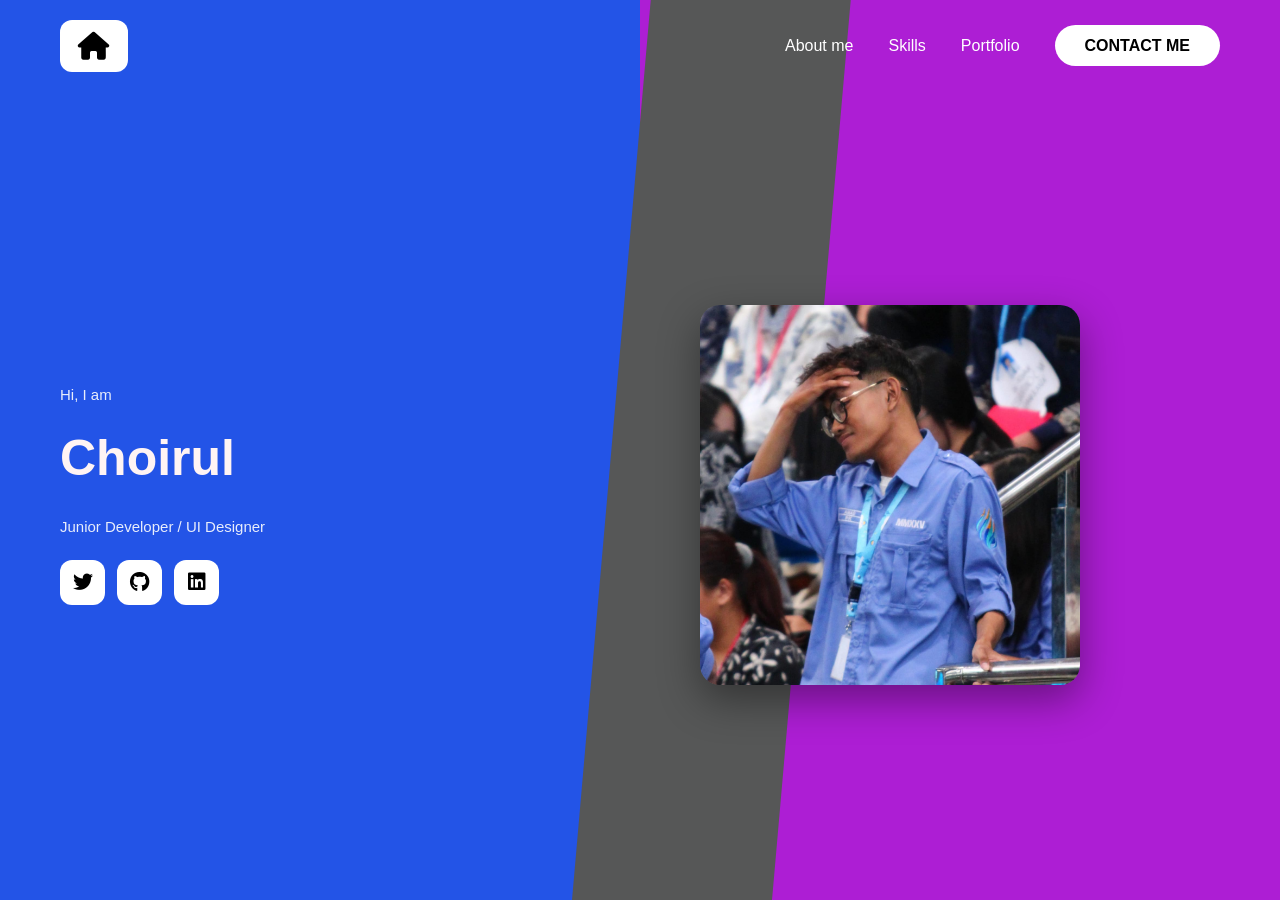
<file: index.html>
<!DOCTYPE html>
<html lang="id">
<head>
    <meta charset="UTF-8">
    <meta name="viewport" content="width=device-width, initial-scale=1.0">
    <title>Portfolio - Home</title>
    <link rel="stylesheet" href="stylesheet.css">
    <link rel="stylesheet" href="https://cdnjs.cloudflare.com/ajax/libs/font-awesome/6.0.0/css/all.min.css">
</head>
<body>
    <nav class="navbar">
        <div class="logo">
            <a href="index.html"><i class="fas fa-home"></i></a>
        </div>
        <ul class="nav-links">
            <li><a href="about.html">About me</a></li>
            <li><a href="skills.html">Skills</a></li>
            <li><a href="portfolio.html">Portfolio</a></li>
            <li><a href="contact.html" class="btn-contact">CONTACT ME</a></li>
        </ul>
    </nav>

    <div class="container">
        <div class="left-side">
            <p>Hi, I am</p>
            <h1>Choirul</h1>
            <p>Junior Developer / UI Designer</p>
            <div class="socials">
                <a href="https://www.instagram.com/madzzz26_/"><i class="fab fa-twitter"></i></a>
                <a href="https://www.instagram.com/madzzz26_/"><i class="fab fa-github"></i></a>
                <a href="https://www.instagram.com/madzzz26_/"><i class="fab fa-linkedin"></i></a>
            </div>
        </div>

        <div class="right-side">
            <img src="aduh.jpeg" alt="Foto Profil" class="profile-photo">
        <div class="middle-layer"></div>
    </div>
</body>
</html>
</file>
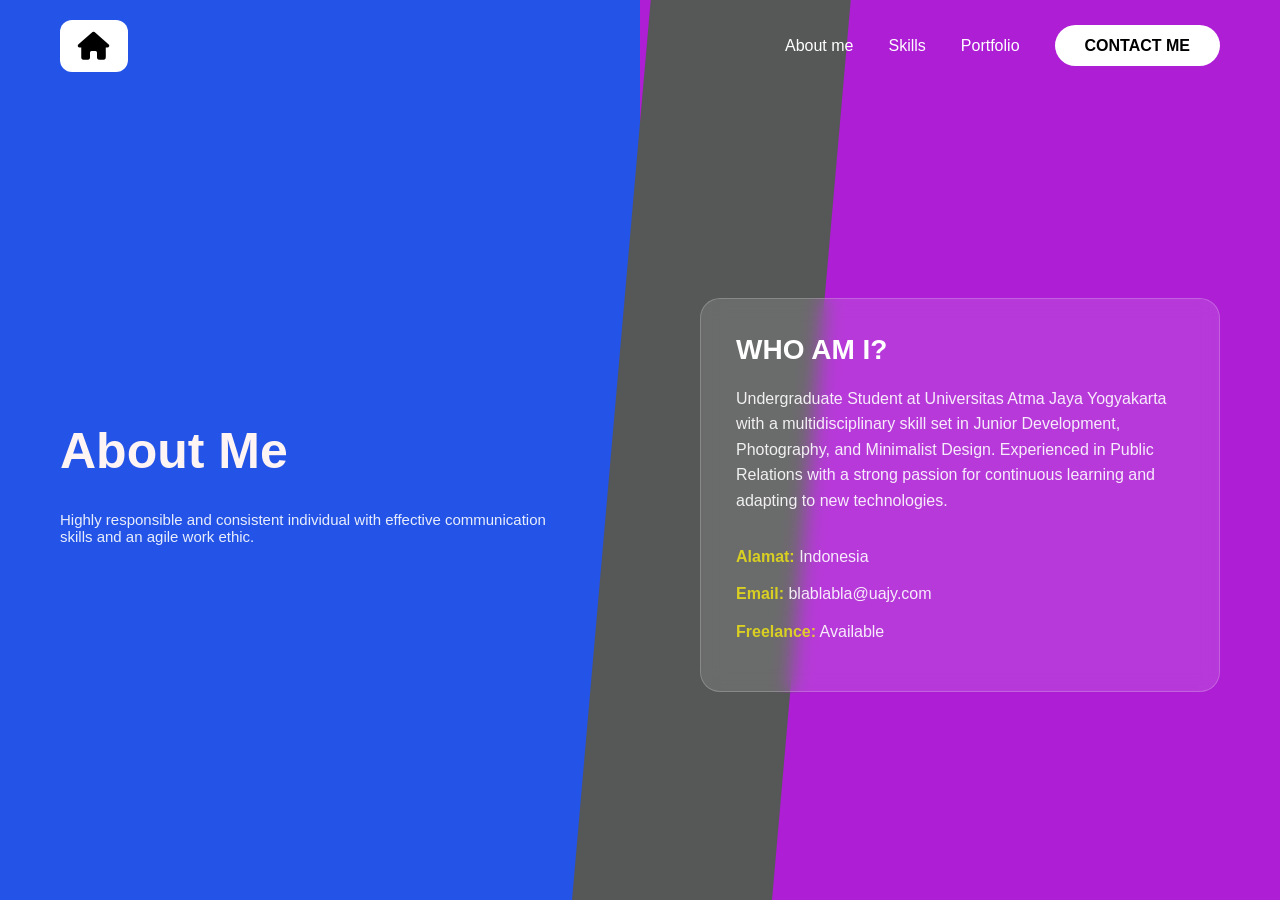
<file: about.html>
<!DOCTYPE html>
<html lang="id">
<head>
    <meta charset="UTF-8">
    <meta name="viewport" content="width=device-width, initial-scale=1.0">
    <title>Portfolio - About</title>
    <link rel="stylesheet" href="stylesheet.css">
    <link rel="stylesheet" href="https://cdnjs.cloudflare.com/ajax/libs/font-awesome/6.0.0/css/all.min.css">
</head>
<body>
    <nav class="navbar">
        <div class="logo">
            <a href="index.html"><i class="fas fa-home"></i></a>
        </div>
        <ul class="nav-links">
            <li><a href="about.html">About me</a></li>
            <li><a href="skills.html">Skills</a></li>
            <li><a href="portfolio.html">Portfolio</a></li>
            <li><a href="contact.html" class="btn-contact">CONTACT ME</a></li>
        </ul>
    </nav>

    <div class="container">
        <div class="left-side">
            <h1>About Me</h1>
            <p>Highly responsible and consistent individual 
                with effective communication skills and an agile work ethic.</p>
        </div>
        <div class="right-side">
            <div class="about-card">
                <h3>WHO AM I?</h3>
                <p>Undergraduate Student at Universitas Atma Jaya Yogyakarta with a multidisciplinary
                    skill set in Junior Development, Photography, and Minimalist Design.
                    Experienced in Public Relations with a strong passion for continuous learning and adapting to new technologies.</p>
                <br>
                <p><strong>Alamat:</strong> Indonesia</p>
                <p><strong>Email:</strong> blablabla@uajy.com</p>
                <p><strong>Freelance:</strong> Available</p>
            </div>
        <div class="middle-layer"></div>
    </div>
</body>
</html>
</file>
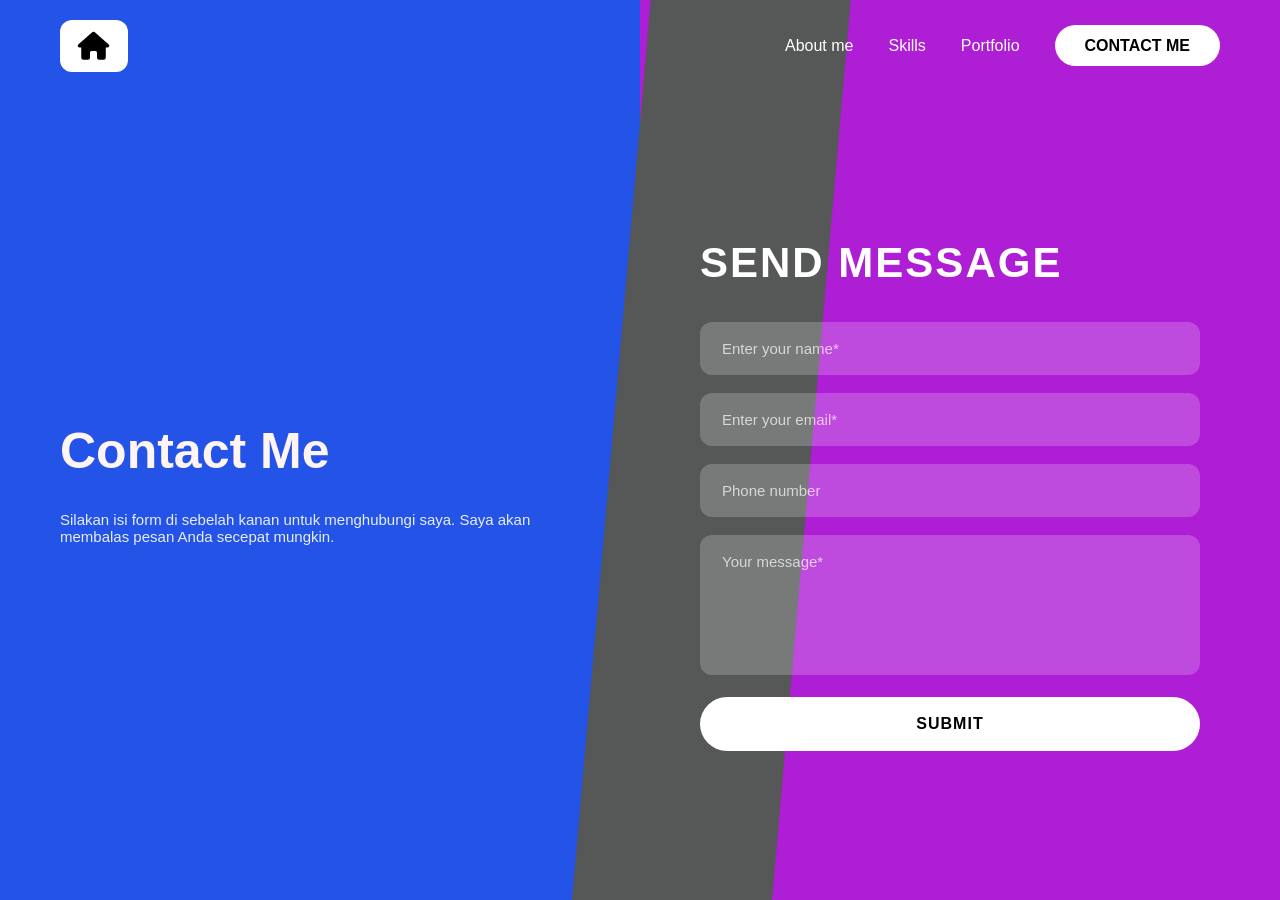
<file: contact.html>
<!DOCTYPE html>
<html lang="id">
<head>
    <meta charset="UTF-8">
    <meta name="viewport" content="width=device-width, initial-scale=1.0">
    <title>Portfolio - Contact</title>
    <link rel="stylesheet" href="stylesheet.css">
    <link rel="stylesheet" href="https://cdnjs.cloudflare.com/ajax/libs/font-awesome/6.0.0/css/all.min.css">
</head>
<body>
    <nav class="navbar">
        <div class="logo">
            <a href="index.html"><i class="fas fa-home"></i></a>
        </div>
        <ul class="nav-links">
            <li><a href="about.html">About me</a></li>
            <li><a href="skills.html">Skills</a></li>
            <li><a href="portfolio.html">Portfolio</a></li>
            <li><a href="contact.html" class="btn-contact">CONTACT ME</a></li>
        </ul>
    </nav>

    <div class="container">
        <div class="left-side">
            <h1>Contact Me</h1>
            <p>Silakan isi form di sebelah kanan untuk menghubungi saya. Saya akan membalas pesan Anda secepat mungkin.</p>
        </div>
        <div class="right-side">
            <h2>SEND MESSAGE</h2>
            <form class="contact-form">
                <input type="text" placeholder="Enter your name*" required>
                <input type="email" placeholder="Enter your email*" required>
                <input type="text" placeholder="Phone number">
                <textarea placeholder="Your message*" required></textarea>
                <button type="submit">SUBMIT</button>
            </form>
        <div class="middle-layer"></div>
    </div>
</body>
</html>
</file>
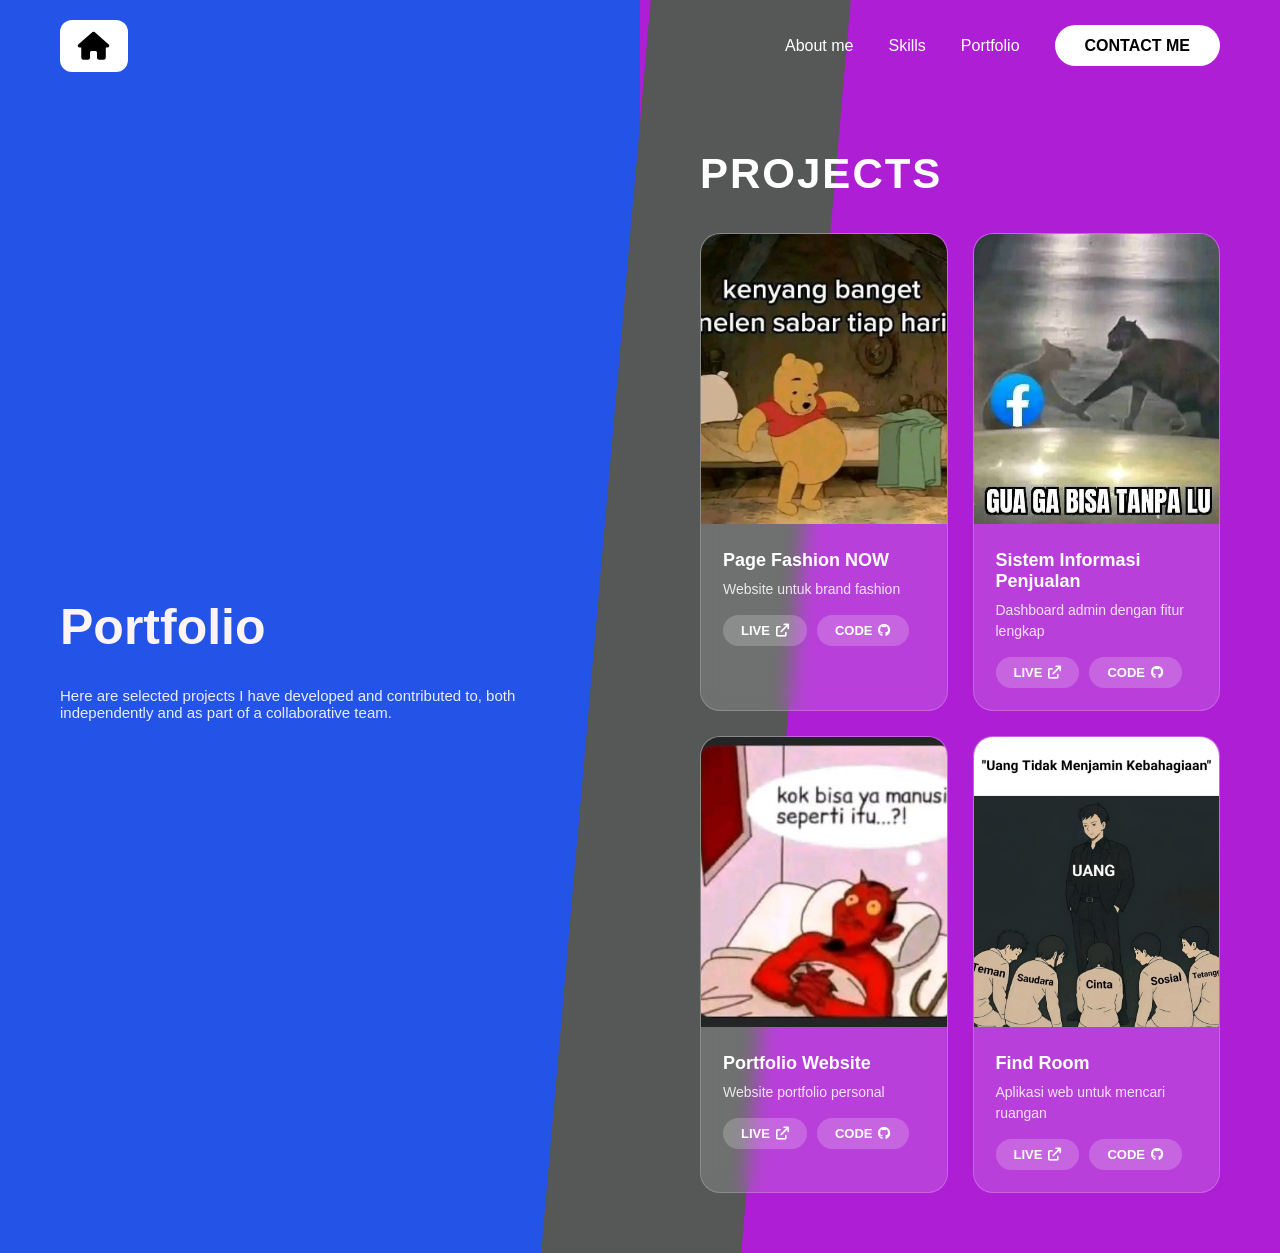
<file: portfolio.html>
<!DOCTYPE html>
<html lang="id">
<head>
    <meta charset="UTF-8">
    <meta name="viewport" content="width=device-width, initial-scale=1.0">
    <title>Portfolio - Projects</title>
    <link rel="stylesheet" href="stylesheet.css">
    <link rel="stylesheet" href="https://cdnjs.cloudflare.com/ajax/libs/font-awesome/6.0.0/css/all.min.css">
</head>
<body>
    <nav class="navbar">
        <div class="logo">
            <a href="index.html"><i class="fas fa-home"></i></a>
        </div>
        <ul class="nav-links">
            <li><a href="about.html">About me</a></li>
            <li><a href="skills.html">Skills</a></li>
            <li><a href="portfolio.html">Portfolio</a></li>
            <li><a href="contact.html" class="btn-contact">CONTACT ME</a></li>
        </ul>
    </nav>

    <div class="container">
        <div class="left-side">
            <h1>Portfolio</h1>
            <p>Here are selected projects I have developed and contributed to, both independently and as part of a collaborative team.</p>
        </div>
        <div class="right-side">
            <h2>PROJECTS</h2>
            <div class="portfolio-grid">
                <div class="portfolio-card">
                    <img src="WhatsApp Image 2026-03-02 at 22.36.16.jpeg" alt="Project 1">
                    <div class="info">
                        <h4>Page Fashion NOW</h4>
                        <p>Website untuk brand fashion</p>
                        <div class="buttons">
                            <a href="https://youtube.com/shorts/FklCDslqMV8?si=cyxN5pUMiEzNryqK">LIVE <i class="fas fa-external-link"></i></a>
                            <a href="https://www.instagram.com/uajy/">CODE <i class="fab fa-github"></i></a>
                        </div>
                    </div>
                </div>
                <div class="portfolio-card">
                    <img src="WhatsApp Image 2026-03-02 at 22.36.17 (3).jpeg" alt="Project 2">
                    <div class="info">
                        <h4>Sistem Informasi Penjualan</h4>
                        <p>Dashboard admin dengan fitur lengkap</p>
                        <div class="buttons">
                            <a href="https://youtube.com/shorts/FklCDslqMV8?si=cyxN5pUMiEzNryqK">LIVE <i class="fas fa-external-link"></i></a>
                            <a href="https://www.instagram.com/uajy/">CODE <i class="fab fa-github"></i></a>
                        </div>
                    </div>
                </div>
                <div class="portfolio-card">
                    <img src="WhatsApp Image 2026-03-02 at 22.51.43.jpeg" alt="Project 3">
                    <div class="info">
                        <h4>Portfolio Website</h4>
                        <p>Website portfolio personal</p>
                        <div class="buttons">
                            <a href="https://youtube.com/shorts/FklCDslqMV8?si=cyxN5pUMiEzNryqK">LIVE <i class="fas fa-external-link"></i></a>
                            <a href="https://www.instagram.com/uajy/">CODE <i class="fab fa-github"></i></a>
                        </div>
                    </div>
                </div>
                <div class="portfolio-card">
                    <img src="WhatsApp Image 2026-03-02 at 22.36.18.jpeg" alt="Project 4">
                    <div class="info">
                        <h4>Find Room</h4>
                        <p>Aplikasi web untuk mencari ruangan</p>
                        <div class="buttons">
                            <a href="https://youtube.com/shorts/FklCDslqMV8?si=cyxN5pUMiEzNryqK">LIVE <i class="fas fa-external-link"></i></a>
                            <a href="https://www.instagram.com/uajy/">CODE <i class="fab fa-github"></i></a>
                        </div>
                    </div>
                </div>
            </div>
        <div class="middle-layer"></div>
    </div>
</body>
</html>
</file>
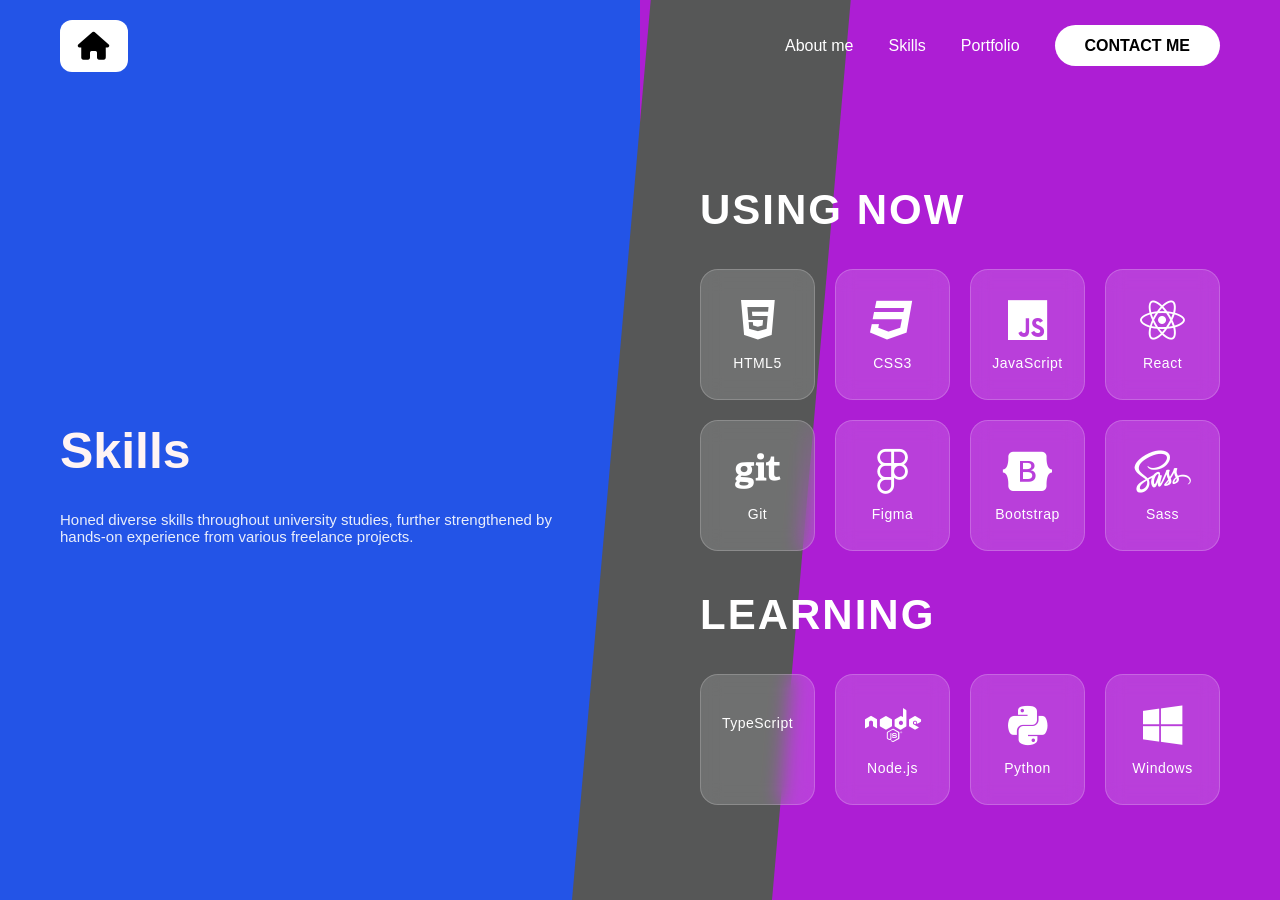
<file: skills.html>
<!DOCTYPE html>
<html lang="id">
<head>
    <meta charset="UTF-8">
    <meta name="viewport" content="width=device-width, initial-scale=1.0">
    <title>Portfolio - Skills</title>
    <link rel="stylesheet" href="stylesheet.css">
    <link rel="stylesheet" href="https://cdnjs.cloudflare.com/ajax/libs/font-awesome/6.0.0/css/all.min.css">
</head>
<body>
    <nav class="navbar">
        <div class="logo">
            <a href="index.html"><i class="fas fa-home"></i></a>
        </div>
        <ul class="nav-links">
            <li><a href="about.html">About me</a></li>
            <li><a href="skills.html">Skills</a></li>
            <li><a href="portfolio.html">Portfolio</a></li>
            <li><a href="contact.html" class="btn-contact">CONTACT ME</a></li>
        </ul>
    </nav>

    <div class="container">
        <div class="left-side">
            <h1>Skills</h1>
            <p>Honed diverse skills throughout university studies, further strengthened by hands-on experience from various freelance projects.</p>
        </div>
        <div class="right-side">
            <h2 class="section-title">USING NOW</h2>
            <div class="skills-grid">
                <div class="skill-item"><i class="fab fa-html5"></i><p>HTML5</p></div>
                <div class="skill-item"><i class="fab fa-css3"></i><p>CSS3</p></div>
                <div class="skill-item"><i class="fab fa-js"></i><p>JavaScript</p></div>
                <div class="skill-item"><i class="fab fa-react"></i><p>React</p></div>
                <div class="skill-item"><i class="fab fa-git"></i><p>Git</p></div>
                <div class="skill-item"><i class="fab fa-figma"></i><p>Figma</p></div>
                <div class="skill-item"><i class="fab fa-bootstrap"></i><p>Bootstrap</p></div>
                <div class="skill-item"><i class="fab fa-sass"></i><p>Sass</p></div>
            </div>

            <h2 class="section-title">LEARNING</h2>
            <div class="skills-grid">
                <div class="skill-item"><i class="fab fa-typescript"></i><p>TypeScript</p></div>
                <div class="skill-item"><i class="fab fa-node"></i><p>Node.js</p></div>
                <div class="skill-item"><i class="fab fa-python"></i><p>Python</p></div>
                <div class="skill-item"><i class="fab fa-windows"></i><p>Windows</p></div>
            </div>
        <div class="middle-layer"></div>
    </div>
</body>
</html>
</file>
<file: stylesheet.css>
* {
    margin: 0;
    padding: 0;
    box-sizing: border-box;
    font-family: 'Segoe UI', Tahoma, Geneva, Verdana, sans-serif;
}

body {
    min-height: 100vh;
    overflow-x: hidden;
    background: transparent;
}

body::before {
    content: '';
    position: fixed;
    top: 0;
    left: 50%;
    width: 300px;
    height: 100vh;
    background: #1B264F;
    transform: translateX(-50%) skewX(-20deg);
    z-index: 0;
}

.navbar {
    display: flex;
    justify-content: space-between;
    align-items: center;
    padding: 20px 60px;
    position: absolute;
    width: 100%;
    top: 0;
    z-index: 100;
}

.logo a {
    font-size: 28px;
    color: #000;
    text-decoration: none;
    background: #fff;
    padding: 12px 18px;
    border-radius: 12px;
    display: inline-flex;
    align-items: center;
    justify-content: center;
    transition: transform 0.3s ease;
}

.logo a:hover {
    transform: scale(1.05);
}

.nav-links {
    display: flex;
    align-items: center;
    gap: 35px;
    list-style: none;
}

.nav-links a {
    text-decoration: none;
    color: #fff;
    font-weight: 500;
    font-size: 16px;
    transition: all 0.3s ease;
}

.nav-links a:hover {
    color: #179f17;
}

.nav-links .btn-contact {
    background: #fff;
    color: #000;
    padding: 12px 30px;
    border-radius: 30px;
    font-weight: 600;
}

.nav-links .btn-contact:hover {
    background: #9da19c;
    color: #000;
    transform: scale(1.05);
}

.container {
    display: flex;
    min-height: 100vh;
    position: relative;
    overflow: hidden;
}

.left-side {
    width: 50%;
    background: #2354E7;
    padding: 150px 60px 60px;
    display: flex;
    flex-direction: column;
    justify-content: center;
    position: relative;
    z-index: 10;
}

.right-side {
    width: 50%;
    background: #AD1ED4;
    padding: 150px 60px 60px;
    display: flex;
    flex-direction: column;
    justify-content: center;
    position: relative;
    z-index: 10;
}

.middle-layer {
    position: absolute;
    top: 0;
    left: 5%; 
    transform: translateX(-50%) skewX(-5deg);
    width: 200px; 
    height: 200vh;
    background: #565757;
    z-index: 1; 
}

.left-side h1 {
    font-size: 50px;
    color: #fff4f4;
    margin-bottom: 30px;
    position: relative;
    z-index: 10;
    line-height: 1.2;
}

.left-side > p {
    font-size: 15px;
    color: #fefefe;
    margin-bottom: 25px;
    position: relative;
    z-index: 10;
    opacity: 0.9;
}

.left-side .desc {
    font-size: 15px;
    color: #000;
    margin-bottom: 30px;
    position: relative;
    z-index: 2;
    line-height: 1.6;
    max-width: 400px;
}

.left-side .socials {
    display: flex;
    gap: 12px;
    position: relative;
    z-index: 2;
}

.left-side .socials a {
    width: 45px;
    height: 45px;
    background: #fff;
    display: flex;
    align-items: center;
    justify-content: center;
    border-radius: 12px;
    text-decoration: none;
    color: #000;
    font-size: 20px;
    transition: all 0.3s ease;
}

.left-side .socials a:hover {
    transform: translateY(-5px);
    background: #1B264F;
    color: #fff;
}

.right-side h2 {
    color: #fff;
    font-size: 42px;
    margin-bottom: 35px;
    position: relative;
    z-index: 2;
    text-transform: uppercase;
    letter-spacing: 2px;
}

.profile-photo {
    width: 380px;
    height: 380px;
    object-fit: cover;
    border-radius: 20px;
    box-shadow: 0 15px 40px rgba(0,0,0,0.4);
    position: relative;
    z-index: 2;
    transition: transform 0.3s ease;
}

.profile-photo:hover {
    transform: scale(1.02);
}

.about-card {
    background: rgba(255,255,255,0.12);
    padding: 35px;
    border-radius: 20px;
    color: #fff;
    position: relative;
    z-index: 2;
    backdrop-filter: blur(10px);
    border: 1px solid rgba(255,255,255,0.2);
}

.about-card h3 {
    font-size: 28px;
    margin-bottom: 20px;
    color: #fff;
    z-index: 2;
}

.about-card p {
    margin-bottom: 12px;
    opacity: 0.9;
    line-height: 1.6;
}

.about-card strong {
    color: #e5db1b;
}

.skills-grid {
    display: grid;
    grid-template-columns: repeat(4, 1fr);
    gap: 20px;
    position: relative;
    z-index: 2;
}

.skill-item {
    background: rgba(255,255,255,0.15);
    padding: 28px 20px;
    border-radius: 18px;
    text-align: center;
    color: #fff;
    backdrop-filter: blur(10px);
    border: 1px solid rgba(255,255,255,0.2);
    transition: all 0.35s ease;
    cursor: pointer;
    z-index: 2;
}

.skill-item:hover {
    transform: translateY(-12px);
    background: rgba(255,255,255,0.25);
    box-shadow: 0 20px 40px rgba(0,0,0,0.35);
    border-color: rgba(255,255,255,0.4);
}

.skill-item i {
    font-size: 45px;
    margin-bottom: 12px;
    transition: all 0.35s ease;
    display: block;
    z-index: 2;
}

.skill-item:hover i {
    transform: scale(1.25);
    color: #ffd700;
}

.skill-item p {
    font-size: 14px;
    font-weight: 500;
    letter-spacing: 0.5px;
}

.section-title {
    color: #c32222;
    font-size: 18px;
    margin: 40px 0 20px;
    position: relative;
    z-index: 2;
    text-transform: uppercase;
    letter-spacing: 1.5px;
}

.section-title:first-child {
    margin-top: 0;
}

.portfolio-grid {
    display: grid;
    grid-template-columns: repeat(2, 1fr);
    gap: 25px;
    position: relative;
    z-index: 2;
}

.portfolio-card {
    background: rgba(255,255,255,0.15);
    border-radius: 20px;
    overflow: hidden;
    color: #fff;
    backdrop-filter: blur(10px);
    border: 1px solid rgba(255,255,255,0.2);
    transition: all 0.35s ease;
}

.portfolio-card:hover {
    transform: translateY(-10px);
    box-shadow: 0 25px 50px rgba(0,0,0,0.4);
    border-color: rgba(255,255,255,0.4);
}

.portfolio-card img {
    width: 100%;
    height: 290px;
    object-fit: cover;
    transition: transform 0.35s ease;
}

.portfolio-card:hover img {
    transform: scale(1.00);
}

.portfolio-card .info {
    padding: 22px;
}

.portfolio-card h4 {
    font-size: 18px;
    margin-bottom: 8px;
    font-weight: 600;
}

.portfolio-card p {
    font-size: 14px;
    opacity: 0.85;
    margin-bottom: 15px;
    line-height: 1.5;
}

.portfolio-card .buttons {
    display: flex;
    gap: 10px;
}

.portfolio-card .buttons a {
    padding: 8px 18px;
    background: rgba(255,255,255,0.2);
    color: #fff;
    text-decoration: none;
    border-radius: 25px;
    font-size: 13px;
    font-weight: 600;
    transition: all 0.3s ease;
    display: inline-flex;
    align-items: center;
    gap: 6px;
}

.portfolio-card .buttons a:hover {
    background: #fff;
    color: #E74C3C;
    transform: scale(1.08);
}

.contact-form {
    position: relative;
    z-index: 2;
    max-width: 500px;
}

.contact-form input,
.contact-form textarea {
    width: 100%;
    padding: 18px 22px;
    margin-bottom: 18px;
    border: none;
    border-radius: 12px;
    background: rgba(255,255,255,0.2);
    color: #fff;
    font-size: 15px;
    transition: all 0.3s ease;
}

.contact-form input::placeholder,
.contact-form textarea::placeholder {
    color: rgba(255,255,255,0.7);
}

.contact-form input:focus,
.contact-form textarea:focus {
    outline: none;
    background: rgba(255,255,255,0.3);
    box-shadow: 0 5px 15px rgba(0,0,0,0.2);
}

.contact-form textarea {
    height: 140px;
    resize: none;
}

.contact-form button {
    width: 100%;
    padding: 18px;
    background: #fff;
    color: #000;
    border: none;
    border-radius: 30px;
    font-size: 16px;
    font-weight: 700;
    cursor: pointer;
    transition: all 0.3s ease;
    text-transform: uppercase;
    letter-spacing: 1px;
}

.contact-form button:hover {
    background: #f0f0f0;
    transform: scale(1.02);
    box-shadow: 0 10px 25px rgba(0,0,0,0.3);
}

footer {
    background: #1B264F;
    color: #fff;
    text-align: center;
    padding: 20px;
    position: relative;
    z-index: 2;
}

@media (max-width: 1024px) {
    .navbar {
        padding: 15px 30px;
    }
    
    .left-side, .right-side {
        padding: 120px 40px 40px;
    }
    
    .left-side h1 {
        font-size: 42px;
    }
    
    .profile-photo {
        width: 300px;
        height: 300px;
    }
    
    .skills-grid {
        grid-template-columns: repeat(3, 1fr);
    }
}

@media (max-width: 768px) {
    .container {
        flex-direction: column;
    }
    
    .left-side, .right-side {
        width: 100%;
        padding: 100px 30px 30px;
    }
    
    .left-side::after,
    .right-side::before {
        display: none;
    }
    
    .navbar {
        padding: 15px 20px;
        flex-direction: column;
        gap: 15px;
    }
    
    .nav-links {
        gap: 20px;
        flex-wrap: wrap;
        justify-content: center;
    }
    
    .left-side h1 {
        font-size: 36px;
    }
    
    .right-side h2 {
        font-size: 32px;
    }
    
    .profile-photo {
        width: 250px;
        height: 250px;
    }
    
    .skills-grid {
        grid-template-columns: repeat(2, 1fr);
        gap: 15px;
    }
    
    .portfolio-grid {
        grid-template-columns: 1fr;
    }
    
    .skill-item {
        padding: 22px 15px;
    }
    
    .skill-item i {
        font-size: 38px;
    }
}

@media (max-width: 480px) {
    .left-side h1 {
        font-size: 30px;
    }
    
    .skills-grid {
        grid-template-columns: repeat(2, 1fr);
    }
    
    .contact-form {
        max-width: 100%;
    }
}
</file>
